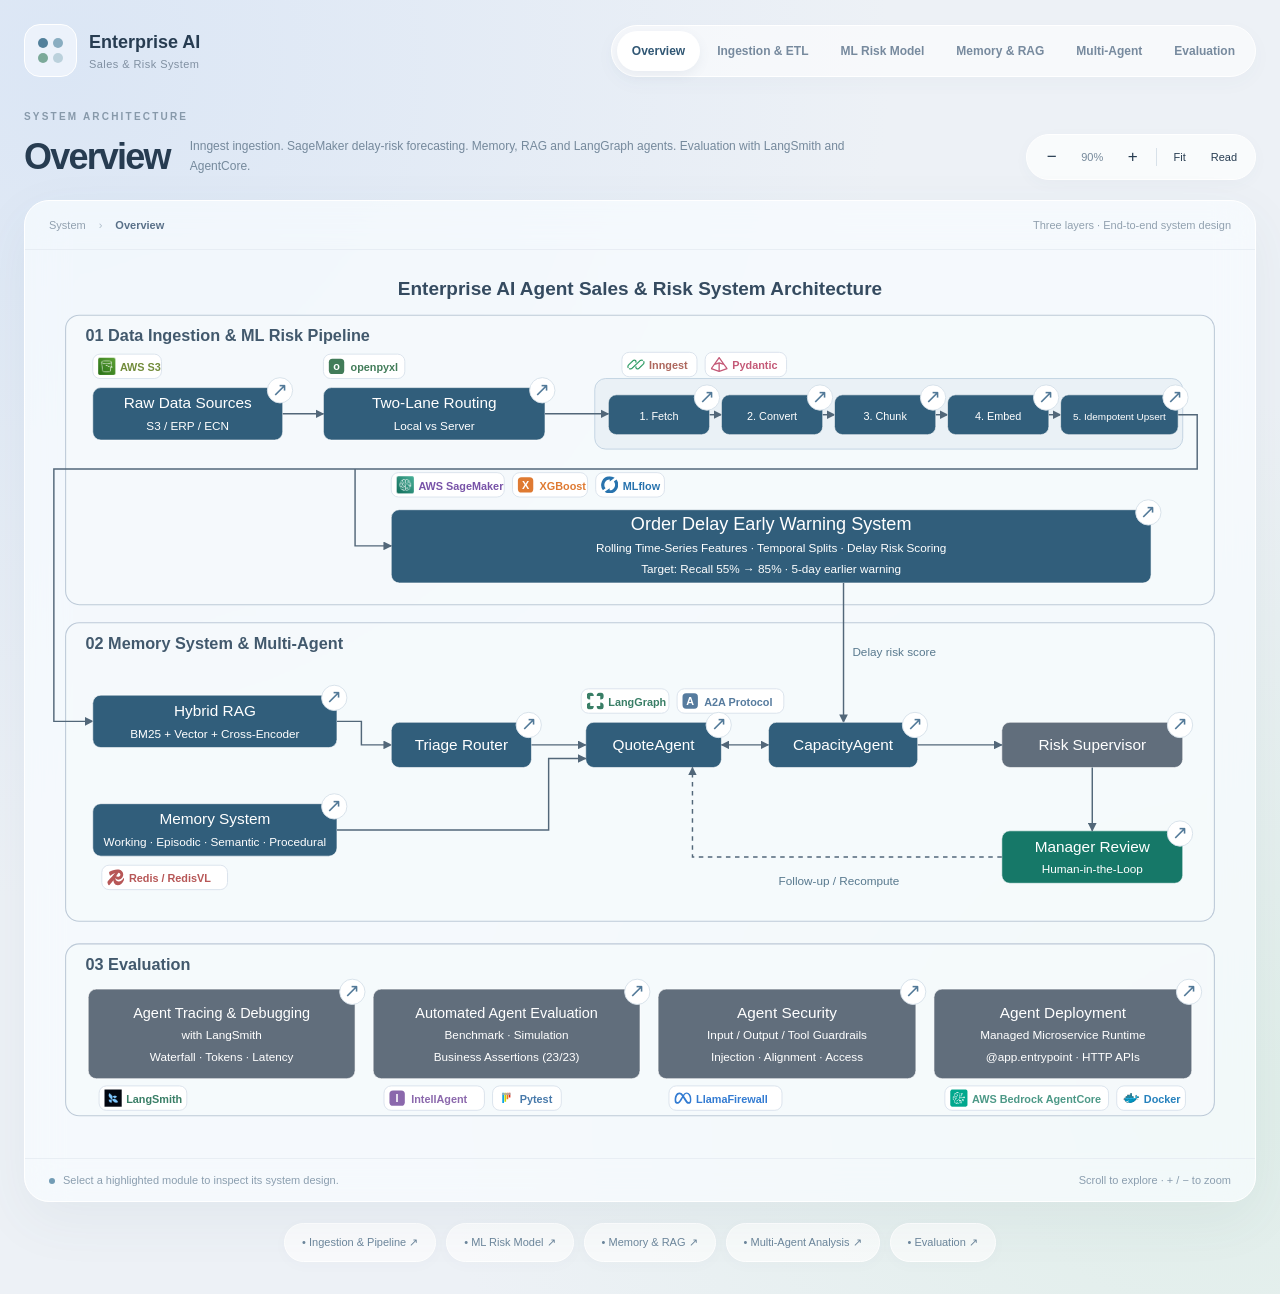
<file: docs/site/index.html>
<!doctype html>
<html lang="en"><head><meta charset="utf-8"><meta name="viewport" content="width=device-width,initial-scale=1"><title>Enterprise AI · System Architecture</title>
<style>
:root{font-family:-apple-system,BlinkMacSystemFont,"Segoe UI",sans-serif;color:#273c51;font-synthesis:none}*{box-sizing:border-box}body{margin:0;background:radial-gradient(ellipse at 5% 5%,#dbe6f5 0,transparent 48%),radial-gradient(ellipse at 95% 85%,#e0eee9 0,transparent 45%),#edf1f6;min-height:100vh}button,a{-webkit-tap-highlight-color:transparent}button{font:inherit;color:inherit;cursor:pointer}button:focus-visible,a:focus-visible,.diagram-link:focus{outline:2px solid #6096b8;outline-offset:3px}main{max-width:1550px;margin:auto;padding:24px 24px 20px}.masthead{display:flex;justify-content:space-between;align-items:center;gap:24px}.identity{display:flex;align-items:center;gap:12px;white-space:nowrap}.mark{display:grid;grid-template-columns:repeat(2,10px);gap:5px;padding:13px;border:1px solid #fff;border-radius:16px;background:#f7fbff9c}.mark i{width:10px;height:10px;border-radius:50%;background:#52809b}.mark i:nth-child(2){background:#89adc1}.mark i:nth-child(3){background:#7ba999}.mark i:nth-child(4){background:#bbd1dc}.identity strong{font-size:18px;font-weight:650}.identity small{display:block;font-size:11px;letter-spacing:.04em;color:#8090a2;margin-top:5px}.nav{display:flex;align-items:center;padding:5px;border:1px solid white;border-radius:40px;background:#ffffff94;box-shadow:0 6px 20px #40557708;gap:2px}.nav button{background:transparent;border:0;border-radius:30px;padding:13px 15px;font-size:12px;font-weight:600;white-space:nowrap;color:#778a9e}.nav button:hover{color:#365a76;background:#ffffff7c}.nav button[aria-current="page"]{background:#fff;color:#315774;box-shadow:0 4px 12px #506b8815}.page-head{margin:34px 0 20px}.eyebrow{font-size:10px;letter-spacing:.22em;font-weight:650;color:#8799aa;margin-bottom:12px}.heading-line{display:grid;grid-template-columns:auto minmax(0,1fr) auto;gap:20px;align-items:center}h1{font-size:36px;letter-spacing:-.05em;font-weight:650;margin:0;line-height:1.1}.description{font-size:12px;line-height:1.65;color:#75899c;max-width:660px;margin:0}.zoom{margin-left:auto;display:flex;align-items:center;gap:8px;padding:7px 10px;border:1px solid #fff;border-radius:30px;background:#ffffffb3;white-space:nowrap;box-shadow:0 4px 15px #4b607008}.zoom button{border:0;background:transparent;border-radius:18px;height:30px;min-width:30px;font-size:17px}.zoom button:hover{background:white}.zoom .word{font-size:11px;padding:0 8px}.zoom output{font-size:11px;color:#75889a;min-width:35px;text-align:center}.zoom .split{height:18px;border-left:1px solid #d8e1e9}.canvas-shell{border:1px solid white;border-radius:25px;background:#f9fcffba;box-shadow:0 18px 55px #465c7610;overflow:hidden;backdrop-filter:blur(20px)}.canvas-top{display:flex;justify-content:space-between;padding:18px 24px;border-bottom:1px solid #dfe7ef99;font-size:11px;color:#91a0af}.canvas-top strong{color:#597088;font-weight:600}.canvas-top .divider{margin:0 13px;color:#aebdc9}.viewport{overflow:auto;padding:20px 18px;max-height:980px;scrollbar-width:thin;scrollbar-color:#cbd7e2 transparent}.diagram-holder{margin:auto;transition:width .15s;line-height:0}.diagram-holder svg{display:block;width:100%;height:auto}.diagram-link{cursor:pointer}.diagram-link:hover>rect{stroke:#72a7c9;stroke-width:3;filter:drop-shadow(0 2px 3px #51748b30)}.canvas-bottom{display:flex;justify-content:space-between;gap:20px;padding:15px 24px;border-top:1px solid #dfe7ef99;font-size:11px;color:#8b9eaf}.dot{display:inline-block;width:6px;height:6px;background:#729cb5;border-radius:50%;margin-right:8px}.shortcuts{display:flex;justify-content:center;flex-wrap:wrap;gap:10px;margin:21px 0 12px}.shortcuts button,.detail-tabs button,.back,.download{background:#ffffffab;border:1px solid #fff;border-radius:25px;padding:12px 17px;font-size:11px;color:#6d869c;text-decoration:none;box-shadow:0 3px 15px #51688206}.shortcuts button:hover,.detail-tabs button:hover,.back:hover{background:white;color:#375d78}.release-note{text-align:center;font-size:10px;color:#93a1af;margin:15px 0 0;line-height:1.6}.detail-tabs{display:flex;flex-wrap:wrap;gap:8px;margin:0 0 14px}.detail-tabs button[aria-current="page"]{background:#e2edf5;border-color:#becfdf;color:#315e7b}.detail-toolbar{display:flex;justify-content:space-between;align-items:center;margin:0 0 16px}.back{padding:8px 13px;box-shadow:none}.download{padding:9px 15px}.detail-note{font-size:11px;color:#8296a7;margin:14px 3px;line-height:1.7}.detail-image{display:block;width:100%;height:auto;background:white;border-radius:12px}.hidden{display:none!important}@media(max-width:1100px){.masthead{gap:12px}.nav button{padding:12px 10px;font-size:11px}.identity strong{font-size:16px}.heading-line{gap:14px}.description{max-width:none;font-size:11px}.zoom{margin-left:auto}.page-head{margin-top:27px}h1{font-size:32px}.nav{gap:0}}@media(max-width:760px){main{padding:18px 12px}.masthead{align-items:flex-start;flex-direction:column}.nav{width:100%;overflow-x:auto;padding:4px}.nav button{padding:11px 12px;font-size:10px}.identity{gap:10px}.mark{padding:9px}.page-head{margin-top:25px}.heading-line{grid-template-columns:1fr auto;gap:12px}h1{font-size:30px}.description{max-width:100%;order:3;grid-column:1/-1}.zoom{padding:3px 6px;gap:4px}.canvas-top,.canvas-bottom{padding:13px;font-size:10px}.viewport{padding:12px 8px}.canvas-bottom span:last-child{display:none}.shortcuts{gap:7px;margin-top:14px}.shortcuts button{font-size:10px;padding:10px 11px}.release-note{text-align:left}.detail-note{font-size:10px}.detail-tabs button{padding:9px 13px}}@media(prefers-reduced-motion:reduce){*{transition:none!important}}
</style></head>
<body><main>
<header class="masthead"><div class="identity"><span class="mark" aria-hidden="true"><i></i><i></i><i></i><i></i></span><div><strong>Enterprise AI</strong><small>Sales & Risk System</small></div></div><nav class="nav" aria-label="System modules"><button data-view="overview">Overview</button><button data-view="rag">Ingestion & ETL</button><button data-view="ml">ML Risk Model</button><button data-view="memory">Memory & RAG</button><button data-view="agents">Multi-Agent</button><button data-view="eval">Evaluation</button></nav></header>
<div class="page-head"><div class="eyebrow">SYSTEM ARCHITECTURE</div><div class="heading-line"><h1 id="page-title">Overview</h1><p class="description" id="page-description">Inngest ingestion. SageMaker delay-risk forecasting. Memory, RAG and LangGraph agents. Evaluation with LangSmith and AgentCore.</p><div class="zoom" aria-label="Diagram zoom"><button id="zoom-out" aria-label="Zoom out">−</button><output id="zoom-level">100%</output><button id="zoom-in" aria-label="Zoom in">+</button><span class="split"></span><button class="word" id="fit">Fit</button><button class="word" id="read">Read</button></div></div></div>
<section id="overview"><div class="canvas-shell"><div class="canvas-top"><span>System<span class="divider">›</span><strong>Overview</strong></span><span>Three layers · End-to-end system design</span></div><div class="viewport" id="overview-viewport"><div class="diagram-holder" id="overview-holder"><svg xmlns="http://www.w3.org/2000/svg" width="1320" height="960" viewBox="0 0 1320 960" role="group" aria-label="Enterprise sales agent architecture"><defs><marker id="flow-arrow" viewBox="0 0 10 10" refX="9" refY="5" markerWidth="6" markerHeight="6" orient="auto-start-reverse"><path d="M0 0L10 5L0 10Z" fill="#526779"/></marker></defs><g font-family="Arial,Helvetica,sans-serif">
<text x="660" y="28" text-anchor="middle" font-size="21" fill="#354b60" font-weight="600">Enterprise AI Agent Sales &amp; Risk System Architecture</text>
<rect x="25" y="50" width="1270" height="320" rx="15" fill="#f6f9fc" fill-opacity=".8" stroke="#bdcad8" stroke-width="1.2"/>
<text x="47" y="79" text-anchor="start" font-size="18" fill="#42596d" font-weight="600">01  Data Ingestion &amp; ML Risk Pipeline</text>
<rect x="55" y="93" width="76" height="27" rx="8" fill="white" stroke="#d9e2eb"/>
<image href="[data-uri]" x="61" y="97" width="19" height="19"/>
<text x="85" y="112" text-anchor="start" font-size="12" fill="#728c3b" font-weight="600">AWS S3</text>
<rect x="310" y="93" width="90" height="27" rx="8" fill="white" stroke="#d9e2eb"/>
<rect x="316" y="98" width="17" height="17" rx="4" fill="#427c59"/>
<text x="324.5" y="111" text-anchor="middle" font-size="12" fill="white" font-weight="600">o</text>
<text x="340" y="112" text-anchor="start" font-size="12" fill="#427c59" font-weight="600">openpyxl</text>
<rect x="640" y="91" width="83" height="27" rx="8" fill="white" stroke="#d9e2eb"/>
<image href="[data-uri]" x="646" y="95" width="19" height="19"/>
<text x="670" y="110" text-anchor="start" font-size="12" fill="#ad675d" font-weight="600">Inngest</text>
<rect x="732" y="91" width="90" height="27" rx="8" fill="white" stroke="#d9e2eb"/>
<image href="[data-uri]" x="738" y="95" width="19" height="19"/>
<text x="762" y="110" text-anchor="start" font-size="12" fill="#c45977" font-weight="600">Pydantic</text>
<g class="diagram-link" role="button" tabindex="0" data-view="rag" aria-label="Open Raw Data Sources system design"><rect x="55" y="130" width="210" height="58" rx="9" fill="#315e7b" stroke="white" stroke-opacity=".65"/>
<text x="160.0" y="153.0" text-anchor="middle" font-size="17" fill="white" font-weight="500">Raw Data Sources</text>
<text x="160.0" y="177.0" text-anchor="middle" font-size="13" fill="white" font-weight="500">S3 / ERP / ECN</text>
<circle cx="262" cy="133" r="14" fill="white" stroke="#d5e0e9"/>
<text x="262" y="139" text-anchor="middle" font-size="21" fill="#527998" font-weight="400">↗</text>
</g>
<g class="diagram-link" role="button" tabindex="0" data-view="rag" aria-label="Open Two-Lane Routing system design"><rect x="310" y="130" width="245" height="58" rx="9" fill="#315e7b" stroke="white" stroke-opacity=".65"/>
<text x="432.5" y="153.0" text-anchor="middle" font-size="17" fill="white" font-weight="500">Two-Lane Routing</text>
<text x="432.5" y="177.0" text-anchor="middle" font-size="13" fill="white" font-weight="500">Local vs Server</text>
<circle cx="552" cy="133" r="14" fill="white" stroke="#d5e0e9"/>
<text x="552" y="139" text-anchor="middle" font-size="21" fill="#527998" font-weight="400">↗</text>
</g>
<rect x="610" y="120" width="650" height="78" rx="12" fill="#eaf1f6" stroke="#bfd1e0"/>
<g class="diagram-link" role="button" tabindex="0" data-view="rag" aria-label="Open 1. Fetch system design"><rect x="625" y="138" width="112" height="44" rx="9" fill="#315e7b" stroke="white" stroke-opacity=".65"/>
<text x="681.0" y="166.0" text-anchor="middle" font-size="12" fill="white" font-weight="500">1. Fetch</text>
<circle cx="734" cy="141" r="14" fill="white" stroke="#d5e0e9"/>
<text x="734" y="147" text-anchor="middle" font-size="21" fill="#527998" font-weight="400">↗</text>
</g>
<polyline points="737,160 750,160" fill="none" stroke="#526779" stroke-width="1.6" marker-end="url(#flow-arrow)"/>
<g class="diagram-link" role="button" tabindex="0" data-view="rag" aria-label="Open 2. Convert system design"><rect x="750" y="138" width="112" height="44" rx="9" fill="#315e7b" stroke="white" stroke-opacity=".65"/>
<text x="806.0" y="166.0" text-anchor="middle" font-size="12" fill="white" font-weight="500">2. Convert</text>
<circle cx="859" cy="141" r="14" fill="white" stroke="#d5e0e9"/>
<text x="859" y="147" text-anchor="middle" font-size="21" fill="#527998" font-weight="400">↗</text>
</g>
<polyline points="862,160 875,160" fill="none" stroke="#526779" stroke-width="1.6" marker-end="url(#flow-arrow)"/>
<g class="diagram-link" role="button" tabindex="0" data-view="rag" aria-label="Open 3. Chunk system design"><rect x="875" y="138" width="112" height="44" rx="9" fill="#315e7b" stroke="white" stroke-opacity=".65"/>
<text x="931.0" y="166.0" text-anchor="middle" font-size="12" fill="white" font-weight="500">3. Chunk</text>
<circle cx="984" cy="141" r="14" fill="white" stroke="#d5e0e9"/>
<text x="984" y="147" text-anchor="middle" font-size="21" fill="#527998" font-weight="400">↗</text>
</g>
<polyline points="987,160 1000,160" fill="none" stroke="#526779" stroke-width="1.6" marker-end="url(#flow-arrow)"/>
<g class="diagram-link" role="button" tabindex="0" data-view="rag" aria-label="Open 4. Embed system design"><rect x="1000" y="138" width="112" height="44" rx="9" fill="#315e7b" stroke="white" stroke-opacity=".65"/>
<text x="1056.0" y="166.0" text-anchor="middle" font-size="12" fill="white" font-weight="500">4. Embed</text>
<circle cx="1109" cy="141" r="14" fill="white" stroke="#d5e0e9"/>
<text x="1109" y="147" text-anchor="middle" font-size="21" fill="#527998" font-weight="400">↗</text>
</g>
<polyline points="1112,160 1125,160" fill="none" stroke="#526779" stroke-width="1.6" marker-end="url(#flow-arrow)"/>
<g class="diagram-link" role="button" tabindex="0" data-view="rag" aria-label="Open 5. Idempotent Upsert system design"><rect x="1125" y="138" width="130" height="44" rx="9" fill="#315e7b" stroke="white" stroke-opacity=".65"/>
<text x="1190.0" y="166.0" text-anchor="middle" font-size="11" fill="white" font-weight="500">5. Idempotent Upsert</text>
<circle cx="1252" cy="141" r="14" fill="white" stroke="#d5e0e9"/>
<text x="1252" y="147" text-anchor="middle" font-size="21" fill="#527998" font-weight="400">↗</text>
</g>
<polyline points="265,159 310,159" fill="none" stroke="#526779" stroke-width="1.6" marker-end="url(#flow-arrow)"/>
<polyline points="555,159 625,159" fill="none" stroke="#526779" stroke-width="1.6" marker-end="url(#flow-arrow)"/>
<rect x="385" y="224" width="125" height="27" rx="8" fill="white" stroke="#d9e2eb"/>
<image href="[data-uri]" x="391" y="228" width="19" height="19"/>
<text x="415" y="243" text-anchor="start" font-size="12" fill="#7853a8" font-weight="600">AWS SageMaker</text>
<rect x="519" y="224" width="83" height="27" rx="8" fill="white" stroke="#d9e2eb"/>
<rect x="525" y="229" width="17" height="17" rx="4" fill="#df7a32"/>
<text x="533.5" y="242" text-anchor="middle" font-size="12" fill="white" font-weight="600">X</text>
<text x="549" y="243" text-anchor="start" font-size="12" fill="#df7a32" font-weight="600">XGBoost</text>
<rect x="611" y="224" width="76" height="27" rx="8" fill="white" stroke="#d9e2eb"/>
<image href="[data-uri]" x="617" y="228" width="19" height="19"/>
<text x="641" y="243" text-anchor="start" font-size="12" fill="#2873ae" font-weight="600">MLflow</text>
<g class="diagram-link" role="button" tabindex="0" data-view="ml" aria-label="Open Order Delay Early Warning System system design"><rect x="385" y="265" width="840" height="81" rx="9" fill="#315e7b" stroke="white" stroke-opacity=".65"/>
<text x="805.0" y="287.5" text-anchor="middle" font-size="20" fill="white" font-weight="500">Order Delay Early Warning System</text>
<text x="805.0" y="311.5" text-anchor="middle" font-size="13" fill="white" font-weight="500">Rolling Time-Series Features · Temporal Splits · Delay Risk Scoring</text>
<text x="805.0" y="335.5" text-anchor="middle" font-size="13" fill="white" font-weight="500">Target: Recall 55% → 85% · 5-day earlier warning</text>
<circle cx="1222" cy="268" r="14" fill="white" stroke="#d5e0e9"/>
<text x="1222" y="274" text-anchor="middle" font-size="21" fill="#527998" font-weight="400">↗</text>
</g>
<polyline points="345,220 345,305 385,305" fill="none" stroke="#526779" stroke-width="1.6" marker-end="url(#flow-arrow)"/>
<rect x="25" y="390" width="1270" height="330" rx="15" fill="#f6f9fc" fill-opacity=".8" stroke="#bdcad8" stroke-width="1.2"/>
<text x="47" y="419" text-anchor="start" font-size="18" fill="#42596d" font-weight="600">02  Memory System &amp; Multi-Agent</text>
<polyline points="1255,160 1276,160 1276,220 12,220 12,499 55,499" fill="none" stroke="#526779" stroke-width="1.6" marker-end="url(#flow-arrow)"/>
<polyline points="885,346 885,500" fill="none" stroke="#526779" stroke-width="1.6" marker-end="url(#flow-arrow)"/>
<text x="941" y="427" text-anchor="middle" font-size="13" fill="#58798e" font-weight="400">Delay risk score</text>
<g class="diagram-link" role="button" tabindex="0" data-view="retrieval" aria-label="Open Hybrid RAG system design"><rect x="55" y="470" width="270" height="58" rx="9" fill="#315e7b" stroke="white" stroke-opacity=".65"/>
<text x="190.0" y="493.0" text-anchor="middle" font-size="17" fill="white" font-weight="500">Hybrid RAG</text>
<text x="190.0" y="517.0" text-anchor="middle" font-size="13" fill="white" font-weight="500">BM25 + Vector + Cross-Encoder</text>
<circle cx="322" cy="473" r="14" fill="white" stroke="#d5e0e9"/>
<text x="322" y="479" text-anchor="middle" font-size="21" fill="#527998" font-weight="400">↗</text>
</g>
<g class="diagram-link" role="button" tabindex="0" data-view="memory" aria-label="Open Memory System system design"><rect x="55" y="590" width="270" height="58" rx="9" fill="#315e7b" stroke="white" stroke-opacity=".65"/>
<text x="190.0" y="613.0" text-anchor="middle" font-size="17" fill="white" font-weight="500">Memory System</text>
<text x="190.0" y="637.0" text-anchor="middle" font-size="13" fill="white" font-weight="500">Working · Episodic · Semantic · Procedural</text>
<circle cx="322" cy="593" r="14" fill="white" stroke="#d5e0e9"/>
<text x="322" y="599" text-anchor="middle" font-size="21" fill="#527998" font-weight="400">↗</text>
</g>
<rect x="65" y="658" width="139" height="27" rx="8" fill="white" stroke="#d9e2eb"/>
<image href="[data-uri]" x="71" y="662" width="19" height="19"/>
<text x="95" y="677" text-anchor="start" font-size="12" fill="#b75757" font-weight="600">Redis / RedisVL</text>
<polyline points="325,499 352,499 352,525 385,525" fill="none" stroke="#526779" stroke-width="1.6" marker-end="url(#flow-arrow)"/>
<g class="diagram-link" role="button" tabindex="0" data-view="agents" aria-label="Open Triage Router system design"><rect x="385" y="500" width="155" height="50" rx="9" fill="#315e7b" stroke="white" stroke-opacity=".65"/>
<text x="462.5" y="531.0" text-anchor="middle" font-size="17" fill="white" font-weight="500">Triage Router</text>
<circle cx="537" cy="503" r="14" fill="white" stroke="#d5e0e9"/>
<text x="537" y="509" text-anchor="middle" font-size="21" fill="#527998" font-weight="400">↗</text>
</g>
<rect x="595" y="463" width="97" height="27" rx="8" fill="white" stroke="#d9e2eb"/>
<image href="[data-uri]" x="601" y="467" width="19" height="19"/>
<text x="625" y="482" text-anchor="start" font-size="12" fill="#397e66" font-weight="600">LangGraph</text>
<rect x="701" y="463" width="118" height="27" rx="8" fill="white" stroke="#d9e2eb"/>
<rect x="707" y="468" width="17" height="17" rx="4" fill="#567b9e"/>
<text x="715.5" y="481" text-anchor="middle" font-size="12" fill="white" font-weight="600">A</text>
<text x="731" y="482" text-anchor="start" font-size="12" fill="#567b9e" font-weight="600">A2A Protocol</text>
<g class="diagram-link" role="button" tabindex="0" data-view="agents" aria-label="Open QuoteAgent system design"><rect x="600" y="500" width="150" height="50" rx="9" fill="#315e7b" stroke="white" stroke-opacity=".65"/>
<text x="675.0" y="531.0" text-anchor="middle" font-size="17" fill="white" font-weight="500">QuoteAgent</text>
<circle cx="747" cy="503" r="14" fill="white" stroke="#d5e0e9"/>
<text x="747" y="509" text-anchor="middle" font-size="21" fill="#527998" font-weight="400">↗</text>
</g>
<g class="diagram-link" role="button" tabindex="0" data-view="agents" aria-label="Open CapacityAgent system design"><rect x="802" y="500" width="165" height="50" rx="9" fill="#315e7b" stroke="white" stroke-opacity=".65"/>
<text x="884.5" y="531.0" text-anchor="middle" font-size="17" fill="white" font-weight="500">CapacityAgent</text>
<circle cx="964" cy="503" r="14" fill="white" stroke="#d5e0e9"/>
<text x="964" y="509" text-anchor="middle" font-size="21" fill="#527998" font-weight="400">↗</text>
</g>
<polyline points="540,525 600,525" fill="none" stroke="#526779" stroke-width="1.6" marker-end="url(#flow-arrow)"/>
<polyline points="750,525 802,525" fill="none" stroke="#526779" stroke-width="1.6" marker-end="url(#flow-arrow)" marker-start="url(#flow-arrow)"/>
<polyline points="325,619 559,619 559,540 600,540" fill="none" stroke="#526779" stroke-width="1.6" marker-end="url(#flow-arrow)"/>
<g class="diagram-link" role="button" tabindex="0" data-view="agents" aria-label="Open Risk Supervisor system design"><rect x="1060" y="500" width="200" height="50" rx="9" fill="#616e7c" stroke="white" stroke-opacity=".65"/>
<text x="1160.0" y="531.0" text-anchor="middle" font-size="17" fill="white" font-weight="500">Risk Supervisor</text>
<circle cx="1257" cy="503" r="14" fill="white" stroke="#d5e0e9"/>
<text x="1257" y="509" text-anchor="middle" font-size="21" fill="#527998" font-weight="400">↗</text>
</g>
<polyline points="967,525 1060,525" fill="none" stroke="#526779" stroke-width="1.6" marker-end="url(#flow-arrow)"/>
<g class="diagram-link" role="button" tabindex="0" data-view="agents" aria-label="Open Manager Review system design"><rect x="1060" y="620" width="200" height="58" rx="9" fill="#167868" stroke="white" stroke-opacity=".65"/>
<text x="1160.0" y="643.0" text-anchor="middle" font-size="17" fill="white" font-weight="500">Manager Review</text>
<text x="1160.0" y="667.0" text-anchor="middle" font-size="13" fill="white" font-weight="500">Human-in-the-Loop</text>
<circle cx="1257" cy="623" r="14" fill="white" stroke="#d5e0e9"/>
<text x="1257" y="629" text-anchor="middle" font-size="21" fill="#527998" font-weight="400">↗</text>
</g>
<polyline points="1160,550 1160,620" fill="none" stroke="#526779" stroke-width="1.6" marker-end="url(#flow-arrow)"/>
<polyline points="1060,649 718,649 718,550" fill="none" stroke="#526779" stroke-width="1.6" marker-end="url(#flow-arrow)" stroke-dasharray="5 5"/>
<text x="880" y="680" text-anchor="middle" font-size="13" fill="#58798e" font-weight="400">Follow-up / Recompute</text>
<rect x="25" y="745" width="1270" height="190" rx="15" fill="#f6f9fc" fill-opacity=".8" stroke="#bdcad8" stroke-width="1.2"/>
<text x="47" y="774" text-anchor="start" font-size="18" fill="#42596d" font-weight="600">03  Evaluation</text>
<g class="diagram-link" role="button" tabindex="0" data-view="tracing" aria-label="Open Agent Tracing &amp; Debugging system design"><rect x="50" y="795" width="295" height="99" rx="9" fill="#616e7c" stroke="white" stroke-opacity=".65"/>
<text x="197.5" y="826.5" text-anchor="middle" font-size="16" fill="white" font-weight="500">Agent Tracing &amp; Debugging</text>
<text x="197.5" y="850.5" text-anchor="middle" font-size="13" fill="white" font-weight="500">with LangSmith</text>
<text x="197.5" y="874.5" text-anchor="middle" font-size="13" fill="white" font-weight="500">Waterfall · Tokens · Latency</text>
<circle cx="342" cy="798" r="14" fill="white" stroke="#d5e0e9"/>
<text x="342" y="804" text-anchor="middle" font-size="21" fill="#527998" font-weight="400">↗</text>
</g>
<g class="diagram-link" role="button" tabindex="0" data-view="eval" aria-label="Open Automated Agent Evaluation system design"><rect x="365" y="795" width="295" height="99" rx="9" fill="#616e7c" stroke="white" stroke-opacity=".65"/>
<text x="512.5" y="826.5" text-anchor="middle" font-size="16" fill="white" font-weight="500">Automated Agent Evaluation</text>
<text x="512.5" y="850.5" text-anchor="middle" font-size="13" fill="white" font-weight="500">Benchmark · Simulation</text>
<text x="512.5" y="874.5" text-anchor="middle" font-size="13" fill="white" font-weight="500">Business Assertions (23/23)</text>
<circle cx="657" cy="798" r="14" fill="white" stroke="#d5e0e9"/>
<text x="657" y="804" text-anchor="middle" font-size="21" fill="#527998" font-weight="400">↗</text>
</g>
<g class="diagram-link" role="button" tabindex="0" data-view="security" aria-label="Open Agent Security system design"><rect x="680" y="795" width="285" height="99" rx="9" fill="#616e7c" stroke="white" stroke-opacity=".65"/>
<text x="822.5" y="826.5" text-anchor="middle" font-size="17" fill="white" font-weight="500">Agent Security</text>
<text x="822.5" y="850.5" text-anchor="middle" font-size="13" fill="white" font-weight="500">Input / Output / Tool Guardrails</text>
<text x="822.5" y="874.5" text-anchor="middle" font-size="13" fill="white" font-weight="500">Injection · Alignment · Access</text>
<circle cx="962" cy="798" r="14" fill="white" stroke="#d5e0e9"/>
<text x="962" y="804" text-anchor="middle" font-size="21" fill="#527998" font-weight="400">↗</text>
</g>
<g class="diagram-link" role="button" tabindex="0" data-view="deployment" aria-label="Open Agent Deployment system design"><rect x="985" y="795" width="285" height="99" rx="9" fill="#616e7c" stroke="white" stroke-opacity=".65"/>
<text x="1127.5" y="826.5" text-anchor="middle" font-size="17" fill="white" font-weight="500">Agent Deployment</text>
<text x="1127.5" y="850.5" text-anchor="middle" font-size="13" fill="white" font-weight="500">Managed Microservice Runtime</text>
<text x="1127.5" y="874.5" text-anchor="middle" font-size="13" fill="white" font-weight="500">@app.entrypoint · HTTP APIs</text>
<circle cx="1267" cy="798" r="14" fill="white" stroke="#d5e0e9"/>
<text x="1267" y="804" text-anchor="middle" font-size="21" fill="#527998" font-weight="400">↗</text>
</g>
<rect x="62" y="902" width="97" height="27" rx="8" fill="white" stroke="#d9e2eb"/>
<image href="[data-uri]" x="68" y="906" width="19" height="19"/>
<text x="92" y="921" text-anchor="start" font-size="12" fill="#397e66" font-weight="600">LangSmith</text>
<rect x="377" y="902" width="111" height="27" rx="8" fill="white" stroke="#d9e2eb"/>
<rect x="383" y="907" width="17" height="17" rx="4" fill="#8b68ac"/>
<text x="391.5" y="920" text-anchor="middle" font-size="12" fill="white" font-weight="600">I</text>
<text x="407" y="921" text-anchor="start" font-size="12" fill="#8b68ac" font-weight="600">IntellAgent</text>
<rect x="497" y="902" width="76" height="27" rx="8" fill="white" stroke="#d9e2eb"/>
<image href="[data-uri]" x="503" y="906" width="19" height="19"/>
<text x="527" y="921" text-anchor="start" font-size="12" fill="#4779aa" font-weight="600">Pytest</text>
<rect x="692" y="902" width="125" height="27" rx="8" fill="white" stroke="#d9e2eb"/>
<image href="[data-uri]" x="698" y="906" width="19" height="19"/>
<text x="722" y="921" text-anchor="start" font-size="12" fill="#327bd2" font-weight="600">LlamaFirewall</text>
<rect x="997" y="902" width="181" height="27" rx="8" fill="white" stroke="#d9e2eb"/>
<image href="[data-uri]" x="1003" y="906" width="19" height="19"/>
<text x="1027" y="921" text-anchor="start" font-size="12" fill="#4d9987" font-weight="600">AWS Bedrock AgentCore</text>
<rect x="1187" y="902" width="76" height="27" rx="8" fill="white" stroke="#d9e2eb"/>
<image href="[data-uri]" x="1193" y="906" width="19" height="19"/>
<text x="1217" y="921" text-anchor="start" font-size="12" fill="#2581bd" font-weight="600">Docker</text>
</g></svg></div></div><div class="canvas-bottom"><span><i class="dot"></i>Select a highlighted module to inspect its system design.</span><span>Scroll to explore · + / − to zoom</span></div></div><div class="shortcuts"><button data-view="rag">• Ingestion & Pipeline ↗</button><button data-view="ml">• ML Risk Model ↗</button><button data-view="memory">• Memory & RAG ↗</button><button data-view="agents">• Multi-Agent Analysis ↗</button><button data-view="eval">• Evaluation ↗</button></div></section>
<section id="detail" class="hidden"><div class="detail-toolbar"><button class="back" data-view="overview">← Back to overview</button><a class="download" id="download" download>Download SVG ↓</a></div><div class="detail-tabs hidden" id="memory-tabs"><button data-view="memory">Memory lifecycle</button><button data-view="retrieval">Hybrid RAG & Retrieval</button></div><div class="detail-tabs hidden" id="eval-tabs"><button data-view="tracing">Tracing & Debugging</button><button data-view="eval">Automated Evaluation</button><button data-view="security">Agent Security</button><button data-view="deployment">Agent Deployment</button></div><div class="canvas-shell"><div class="canvas-top"><span>System<span class="divider">›</span><strong id="detail-breadcrumb"></strong></span><span>System design</span></div><div class="viewport" id="detail-viewport"><div class="diagram-holder" id="detail-holder"><img class="detail-image" id="diagram" alt=""></div></div></div><details class="detail-note"><summary>Implementation status & evidence</summary><p id="detail-note"></p></details></section>
</main><script>
const modules={"rag": {"title": "RAG & Ingestion", "number": "01", "description": "Turn scattered source files into current, authorized evidence.", "note": "WASM / Edge is a target integration. Durable local ingestion uses SQLite checkpoints; Inngest is an adapter.", "image": "assets/rag_ingestion_architecture.png", "svg": "assets/rag_ingestion_architecture.svg", "filename": "rag_ingestion_architecture.svg"}, "agents": {"title": "Multi-Agent Analysis", "number": "02", "description": "Combine quote economics and factory constraints into a reviewable proposal.", "note": "Typed task envelopes run within one LangGraph. Unresolved constraints block approval; managers review external commitments.", "image": "assets/multi_agent_a2a_architecture.png", "svg": "assets/multi_agent_a2a_architecture.svg", "filename": "multi_agent_a2a_architecture.svg"}, "memory": {"title": "Memory", "number": "03", "description": "Working context, event recall, confirmed facts and procedural skills.", "note": "Working context, procedural rules, semantic facts and dated events form one memory lifecycle.", "image": "assets/memory_architecture.png", "svg": "assets/memory_architecture.svg", "filename": "memory_architecture.svg"}, "eval": {"title": "Automated Agent Evaluation", "number": "04", "description": "Benchmark synthesis, multi-turn simulation and deterministic business assertions.", "note": "Recorded synthetic suite: 23/23 business cases passed. Current execution uses the local authored harness and separate model judge. IntellAgent is a proposed framework integration; it did not produce the recorded 23 cases. Reference: https://github.com/plurai-ai/intellagent", "image": "assets/automated_agent_eval_architecture.png", "svg": "assets/automated_agent_eval_architecture.svg", "filename": "automated_agent_eval_architecture.svg"}, "retrieval": {"title": "Hybrid RAG & Retrieval", "number": "01", "description": "Scoped lexical and vector retrieval with active-version filtering and cross-encoder reranking.", "note": "WASM / Edge is a target integration. Durable local ingestion uses SQLite checkpoints; Inngest is an adapter.", "image": "assets/rag_ingestion_architecture.png", "svg": "assets/rag_ingestion_architecture.svg", "filename": "rag_ingestion_architecture.svg"}, "ml": {"title": "ML Risk Model", "number": "02", "description": "Rolling time-series features, temporal splits and calibrated delay-risk scoring.", "note": "Planned V2 integration: SageMaker, XGBoost, MLflow and approved batch scoring. Recall 55% \u2192 85% and five-day earlier warnings are design targets, not measured results. The prior separate synthetic logistic prototype achieved approximately 54.3% recall at the same alert budget as its rules baseline; it is not an XGBoost/SageMaker deployment.", "image": "assets/ml_risk_architecture.png", "svg": "assets/ml_risk_architecture.svg", "filename": "ml_risk_architecture.svg"}, "tracing": {"title": "Agent Tracing & Debugging", "number": "05", "description": "LangSmith waterfall traces, token and latency profiling, and root-cause diagnosis.", "note": "Real LangSmith traces were verified for all 23 recorded acceptance cases. Four-level diagnosis is a review workflow across data, retrieval, tools and decisions, not an automatic root-cause classifier.", "image": "assets/agent_tracing_architecture.png", "svg": "assets/agent_tracing_architecture.svg", "filename": "agent_tracing_architecture.svg"}, "security": {"title": "Agent Security", "number": "07", "description": "Input, output and tool guardrails. Prompt injection, behavior alignment and access control.", "note": "LlamaFirewall integration is a proposed design, not installed or evaluated here. Existing code validates payloads, customer scope and tool contracts. PII policies, tool allowlists and authorization require application enforcement alongside scanners. Reference: https://github.com/meta-llama/PurpleLlama/tree/main/LlamaFirewall", "image": "assets/agent_security_architecture.png", "svg": "assets/agent_security_architecture.svg", "filename": "agent_security_architecture.svg"}, "deployment": {"title": "Agent Deployment", "number": "08", "description": "AWS Bedrock AgentCore microservice runtime with Docker and standard HTTP contracts.", "note": "AgentCore local /ping and /invocations checks passed. Dockerfile static checks passed. Container execution and AWS deployment remain unverified.", "image": "assets/agent_deployment_architecture.png", "svg": "assets/agent_deployment_architecture.svg", "filename": "agent_deployment_architecture.svg"}};
let current='overview',scale=1;
const overview=document.getElementById('overview'),detail=document.getElementById('detail');
function holder(){return document.getElementById(current==='overview'?'overview-holder':'detail-holder')}
function viewport(){return document.getElementById(current==='overview'?'overview-viewport':'detail-viewport')}
function applyZoom(){holder().style.width=Math.round(1320*scale)+'px';document.getElementById('zoom-level').textContent=Math.round(scale*100)+'%'}
function fit(){const el=viewport(),s=getComputedStyle(el);scale=Math.min(1,(el.clientWidth-parseFloat(s.paddingLeft)-parseFloat(s.paddingRight))/1320);applyZoom()}
function show(view,update=true){
 view=({'risk-model':'ml','multi-agent':'agents','agent-eval':'eval','etl':'rag'})[view]||view;
 if(!modules[view])view='overview';current=view;
 overview.classList.toggle('hidden',view!=='overview');detail.classList.toggle('hidden',view==='overview');
 const navView=view==='retrieval'?'memory':['tracing','security','deployment'].includes(view)?'eval':view;
 document.querySelectorAll('.nav [data-view]').forEach(b=>{if(b.dataset.view===navView)b.setAttribute('aria-current','page');else b.removeAttribute('aria-current')});
 document.querySelectorAll('.detail-tabs [data-view]').forEach(b=>{if(b.dataset.view===view)b.setAttribute('aria-current','page');else b.removeAttribute('aria-current')});
 document.getElementById('memory-tabs').classList.toggle('hidden',!['memory','retrieval'].includes(view));
 document.getElementById('eval-tabs').classList.toggle('hidden',!['eval','tracing','security','deployment'].includes(view));
 if(view==='overview'){
 document.getElementById('page-title').textContent='Overview';document.getElementById('page-description').textContent='Inngest ingestion. SageMaker delay-risk forecasting. Memory, RAG and LangGraph agents. Evaluation with LangSmith and AgentCore.';
 }else{const m=modules[view];document.getElementById('page-title').textContent=m.title;document.getElementById('page-description').textContent=m.description;document.getElementById('detail-breadcrumb').textContent=m.title;document.getElementById('detail-note').textContent=m.note;const im=document.getElementById('diagram');im.src=m.image;im.alt=m.title+' system design';const dl=document.getElementById('download');dl.href=m.svg;dl.download=m.filename;}
 if(update)history.pushState({view},'',location.protocol==='about:'?undefined:'#'+view);fit();window.scrollTo(0,0);if(update)window.frameElement?.scrollIntoView({block:'start',behavior:'instant'});
}
document.querySelectorAll('[data-view]').forEach(b=>{b.addEventListener('click',()=>show(b.dataset.view));if(b.tagName.toLowerCase()==='g')b.addEventListener('keydown',event=>{if(['Enter',' '].includes(event.key)){event.preventDefault();show(b.dataset.view)}})});
document.getElementById('zoom-in').addEventListener('click',()=>{scale=Math.min(1.8,scale+.1);applyZoom()});document.getElementById('zoom-out').addEventListener('click',()=>{scale=Math.max(.25,scale-.1);applyZoom()});document.getElementById('fit').addEventListener('click',fit);document.getElementById('read').addEventListener('click',()=>{scale=1;applyZoom()});window.addEventListener('popstate',e=>show(e.state?.view||location.hash.slice(1)||'overview',false));window.addEventListener('resize',fit);show(location.hash.slice(1)||'overview',false);
</script></body></html>
</file>
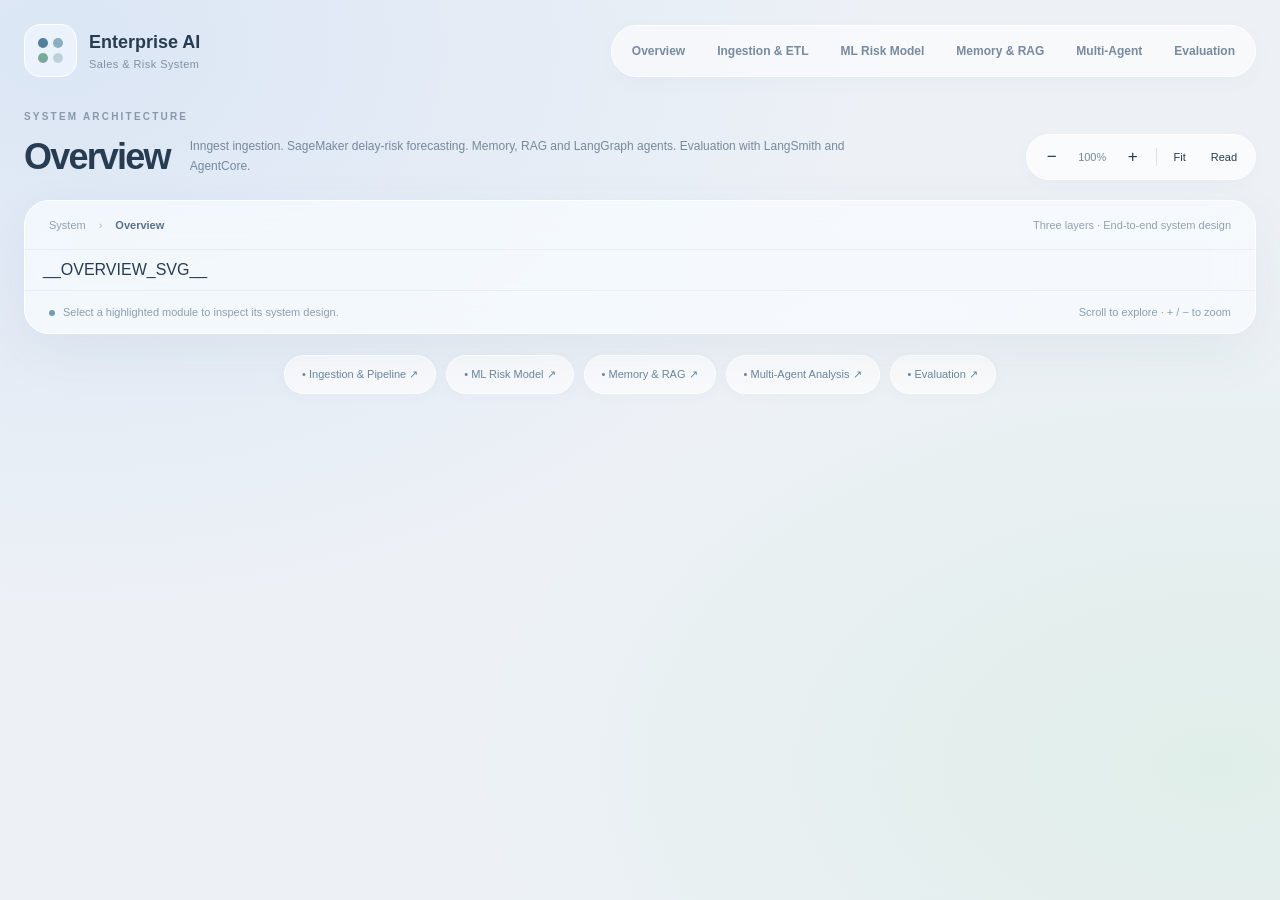
<file: app/architecture.html>
<!doctype html>
<html lang="en"><head><meta charset="utf-8"><meta name="viewport" content="width=device-width,initial-scale=1"><title>Enterprise AI · System Architecture</title>
<style>
:root{font-family:-apple-system,BlinkMacSystemFont,"Segoe UI",sans-serif;color:#273c51;font-synthesis:none}*{box-sizing:border-box}body{margin:0;background:radial-gradient(ellipse at 5% 5%,#dbe6f5 0,transparent 48%),radial-gradient(ellipse at 95% 85%,#e0eee9 0,transparent 45%),#edf1f6;min-height:100vh}button,a{-webkit-tap-highlight-color:transparent}button{font:inherit;color:inherit;cursor:pointer}button:focus-visible,a:focus-visible,.diagram-link:focus{outline:2px solid #6096b8;outline-offset:3px}main{max-width:1550px;margin:auto;padding:24px 24px 20px}.masthead{display:flex;justify-content:space-between;align-items:center;gap:24px}.identity{display:flex;align-items:center;gap:12px;white-space:nowrap}.mark{display:grid;grid-template-columns:repeat(2,10px);gap:5px;padding:13px;border:1px solid #fff;border-radius:16px;background:#f7fbff9c}.mark i{width:10px;height:10px;border-radius:50%;background:#52809b}.mark i:nth-child(2){background:#89adc1}.mark i:nth-child(3){background:#7ba999}.mark i:nth-child(4){background:#bbd1dc}.identity strong{font-size:18px;font-weight:650}.identity small{display:block;font-size:11px;letter-spacing:.04em;color:#8090a2;margin-top:5px}.nav{display:flex;align-items:center;padding:5px;border:1px solid white;border-radius:40px;background:#ffffff94;box-shadow:0 6px 20px #40557708;gap:2px}.nav button{background:transparent;border:0;border-radius:30px;padding:13px 15px;font-size:12px;font-weight:600;white-space:nowrap;color:#778a9e}.nav button:hover{color:#365a76;background:#ffffff7c}.nav button[aria-current="page"]{background:#fff;color:#315774;box-shadow:0 4px 12px #506b8815}.page-head{margin:34px 0 20px}.eyebrow{font-size:10px;letter-spacing:.22em;font-weight:650;color:#8799aa;margin-bottom:12px}.heading-line{display:grid;grid-template-columns:auto minmax(0,1fr) auto;gap:20px;align-items:center}h1{font-size:36px;letter-spacing:-.05em;font-weight:650;margin:0;line-height:1.1}.description{font-size:12px;line-height:1.65;color:#75899c;max-width:660px;margin:0}.zoom{margin-left:auto;display:flex;align-items:center;gap:8px;padding:7px 10px;border:1px solid #fff;border-radius:30px;background:#ffffffb3;white-space:nowrap;box-shadow:0 4px 15px #4b607008}.zoom button{border:0;background:transparent;border-radius:18px;height:30px;min-width:30px;font-size:17px}.zoom button:hover{background:white}.zoom .word{font-size:11px;padding:0 8px}.zoom output{font-size:11px;color:#75889a;min-width:35px;text-align:center}.zoom .split{height:18px;border-left:1px solid #d8e1e9}.canvas-shell{border:1px solid white;border-radius:25px;background:#f9fcffba;box-shadow:0 18px 55px #465c7610;overflow:hidden;backdrop-filter:blur(20px)}.canvas-top{display:flex;justify-content:space-between;padding:18px 24px;border-bottom:1px solid #dfe7ef99;font-size:11px;color:#91a0af}.canvas-top strong{color:#597088;font-weight:600}.canvas-top .divider{margin:0 13px;color:#aebdc9}.viewport{overflow:auto;padding:20px 18px;max-height:980px;scrollbar-width:thin;scrollbar-color:#cbd7e2 transparent}.diagram-holder{margin:auto;transition:width .15s;line-height:0}.diagram-holder svg{display:block;width:100%;height:auto}.diagram-link{cursor:pointer}.diagram-link:hover>rect{stroke:#72a7c9;stroke-width:3;filter:drop-shadow(0 2px 3px #51748b30)}.canvas-bottom{display:flex;justify-content:space-between;gap:20px;padding:15px 24px;border-top:1px solid #dfe7ef99;font-size:11px;color:#8b9eaf}.dot{display:inline-block;width:6px;height:6px;background:#729cb5;border-radius:50%;margin-right:8px}.shortcuts{display:flex;justify-content:center;flex-wrap:wrap;gap:10px;margin:21px 0 12px}.shortcuts button,.detail-tabs button,.back,.download{background:#ffffffab;border:1px solid #fff;border-radius:25px;padding:12px 17px;font-size:11px;color:#6d869c;text-decoration:none;box-shadow:0 3px 15px #51688206}.shortcuts button:hover,.detail-tabs button:hover,.back:hover{background:white;color:#375d78}.release-note{text-align:center;font-size:10px;color:#93a1af;margin:15px 0 0;line-height:1.6}.detail-tabs{display:flex;flex-wrap:wrap;gap:8px;margin:0 0 14px}.detail-tabs button[aria-current="page"]{background:#e2edf5;border-color:#becfdf;color:#315e7b}.detail-toolbar{display:flex;justify-content:space-between;align-items:center;margin:0 0 16px}.back{padding:8px 13px;box-shadow:none}.download{padding:9px 15px}.detail-note{font-size:11px;color:#8296a7;margin:14px 3px;line-height:1.7}.detail-image{display:block;width:100%;height:auto;background:white;border-radius:12px}.hidden{display:none!important}@media(max-width:1100px){.masthead{gap:12px}.nav button{padding:12px 10px;font-size:11px}.identity strong{font-size:16px}.heading-line{gap:14px}.description{max-width:none;font-size:11px}.zoom{margin-left:auto}.page-head{margin-top:27px}h1{font-size:32px}.nav{gap:0}}@media(max-width:760px){main{padding:18px 12px}.masthead{align-items:flex-start;flex-direction:column}.nav{width:100%;overflow-x:auto;padding:4px}.nav button{padding:11px 12px;font-size:10px}.identity{gap:10px}.mark{padding:9px}.page-head{margin-top:25px}.heading-line{grid-template-columns:1fr auto;gap:12px}h1{font-size:30px}.description{max-width:100%;order:3;grid-column:1/-1}.zoom{padding:3px 6px;gap:4px}.canvas-top,.canvas-bottom{padding:13px;font-size:10px}.viewport{padding:12px 8px}.canvas-bottom span:last-child{display:none}.shortcuts{gap:7px;margin-top:14px}.shortcuts button{font-size:10px;padding:10px 11px}.release-note{text-align:left}.detail-note{font-size:10px}.detail-tabs button{padding:9px 13px}}@media(prefers-reduced-motion:reduce){*{transition:none!important}}
</style></head>
<body><main>
<header class="masthead"><div class="identity"><span class="mark" aria-hidden="true"><i></i><i></i><i></i><i></i></span><div><strong>Enterprise AI</strong><small>Sales & Risk System</small></div></div><nav class="nav" aria-label="System modules"><button data-view="overview">Overview</button><button data-view="rag">Ingestion & ETL</button><button data-view="ml">ML Risk Model</button><button data-view="memory">Memory & RAG</button><button data-view="agents">Multi-Agent</button><button data-view="eval">Evaluation</button></nav></header>
<div class="page-head"><div class="eyebrow">SYSTEM ARCHITECTURE</div><div class="heading-line"><h1 id="page-title">Overview</h1><p class="description" id="page-description">Inngest ingestion. SageMaker delay-risk forecasting. Memory, RAG and LangGraph agents. Evaluation with LangSmith and AgentCore.</p><div class="zoom" aria-label="Diagram zoom"><button id="zoom-out" aria-label="Zoom out">−</button><output id="zoom-level">100%</output><button id="zoom-in" aria-label="Zoom in">+</button><span class="split"></span><button class="word" id="fit">Fit</button><button class="word" id="read">Read</button></div></div></div>
<section id="overview"><div class="canvas-shell"><div class="canvas-top"><span>System<span class="divider">›</span><strong>Overview</strong></span><span>Three layers · End-to-end system design</span></div><div class="viewport" id="overview-viewport"><div class="diagram-holder" id="overview-holder">__OVERVIEW_SVG__</div></div><div class="canvas-bottom"><span><i class="dot"></i>Select a highlighted module to inspect its system design.</span><span>Scroll to explore · + / − to zoom</span></div></div><div class="shortcuts"><button data-view="rag">• Ingestion & Pipeline ↗</button><button data-view="ml">• ML Risk Model ↗</button><button data-view="memory">• Memory & RAG ↗</button><button data-view="agents">• Multi-Agent Analysis ↗</button><button data-view="eval">• Evaluation ↗</button></div></section>
<section id="detail" class="hidden"><div class="detail-toolbar"><button class="back" data-view="overview">← Back to overview</button><a class="download" id="download" download>Download SVG ↓</a></div><div class="detail-tabs hidden" id="memory-tabs"><button data-view="memory">Memory lifecycle</button><button data-view="retrieval">Hybrid RAG & Retrieval</button></div><div class="detail-tabs hidden" id="eval-tabs"><button data-view="tracing">Tracing & Debugging</button><button data-view="eval">Automated Evaluation</button><button data-view="security">Agent Security</button><button data-view="deployment">Agent Deployment</button></div><div class="canvas-shell"><div class="canvas-top"><span>System<span class="divider">›</span><strong id="detail-breadcrumb"></strong></span><span>System design</span></div><div class="viewport" id="detail-viewport"><div class="diagram-holder" id="detail-holder"><img class="detail-image" id="diagram" alt=""></div></div></div><details class="detail-note"><summary>Implementation status & evidence</summary><p id="detail-note"></p></details></section>
</main><script>
const modules=__MODULE_DATA__;
let current='overview',scale=1;
const overview=document.getElementById('overview'),detail=document.getElementById('detail');
function holder(){return document.getElementById(current==='overview'?'overview-holder':'detail-holder')}
function viewport(){return document.getElementById(current==='overview'?'overview-viewport':'detail-viewport')}
function applyZoom(){holder().style.width=Math.round(1320*scale)+'px';document.getElementById('zoom-level').textContent=Math.round(scale*100)+'%'}
function fit(){const el=viewport(),s=getComputedStyle(el);scale=Math.min(1,(el.clientWidth-parseFloat(s.paddingLeft)-parseFloat(s.paddingRight))/1320);applyZoom()}
function show(view,update=true){
 view=({'risk-model':'ml','multi-agent':'agents','agent-eval':'eval','etl':'rag'})[view]||view;
 if(!modules[view])view='overview';current=view;
 overview.classList.toggle('hidden',view!=='overview');detail.classList.toggle('hidden',view==='overview');
 const navView=view==='retrieval'?'memory':['tracing','security','deployment'].includes(view)?'eval':view;
 document.querySelectorAll('.nav [data-view]').forEach(b=>{if(b.dataset.view===navView)b.setAttribute('aria-current','page');else b.removeAttribute('aria-current')});
 document.querySelectorAll('.detail-tabs [data-view]').forEach(b=>{if(b.dataset.view===view)b.setAttribute('aria-current','page');else b.removeAttribute('aria-current')});
 document.getElementById('memory-tabs').classList.toggle('hidden',!['memory','retrieval'].includes(view));
 document.getElementById('eval-tabs').classList.toggle('hidden',!['eval','tracing','security','deployment'].includes(view));
 if(view==='overview'){
 document.getElementById('page-title').textContent='Overview';document.getElementById('page-description').textContent='Inngest ingestion. SageMaker delay-risk forecasting. Memory, RAG and LangGraph agents. Evaluation with LangSmith and AgentCore.';
 }else{const m=modules[view];document.getElementById('page-title').textContent=m.title;document.getElementById('page-description').textContent=m.description;document.getElementById('detail-breadcrumb').textContent=m.title;document.getElementById('detail-note').textContent=m.note;const im=document.getElementById('diagram');im.src=m.image;im.alt=m.title+' system design';const dl=document.getElementById('download');dl.href=m.svg;dl.download=m.filename;}
 if(update)history.pushState({view},'',location.protocol==='about:'?undefined:'#'+view);fit();window.scrollTo(0,0);if(update)window.frameElement?.scrollIntoView({block:'start',behavior:'instant'});
}
document.querySelectorAll('[data-view]').forEach(b=>{b.addEventListener('click',()=>show(b.dataset.view));if(b.tagName.toLowerCase()==='g')b.addEventListener('keydown',event=>{if(['Enter',' '].includes(event.key)){event.preventDefault();show(b.dataset.view)}})});
document.getElementById('zoom-in').addEventListener('click',()=>{scale=Math.min(1.8,scale+.1);applyZoom()});document.getElementById('zoom-out').addEventListener('click',()=>{scale=Math.max(.25,scale-.1);applyZoom()});document.getElementById('fit').addEventListener('click',fit);document.getElementById('read').addEventListener('click',()=>{scale=1;applyZoom()});window.addEventListener('popstate',e=>show(e.state?.view||location.hash.slice(1)||'overview',false));window.addEventListener('resize',fit);show(location.hash.slice(1)||'overview',false);
</script></body></html>
</file>
